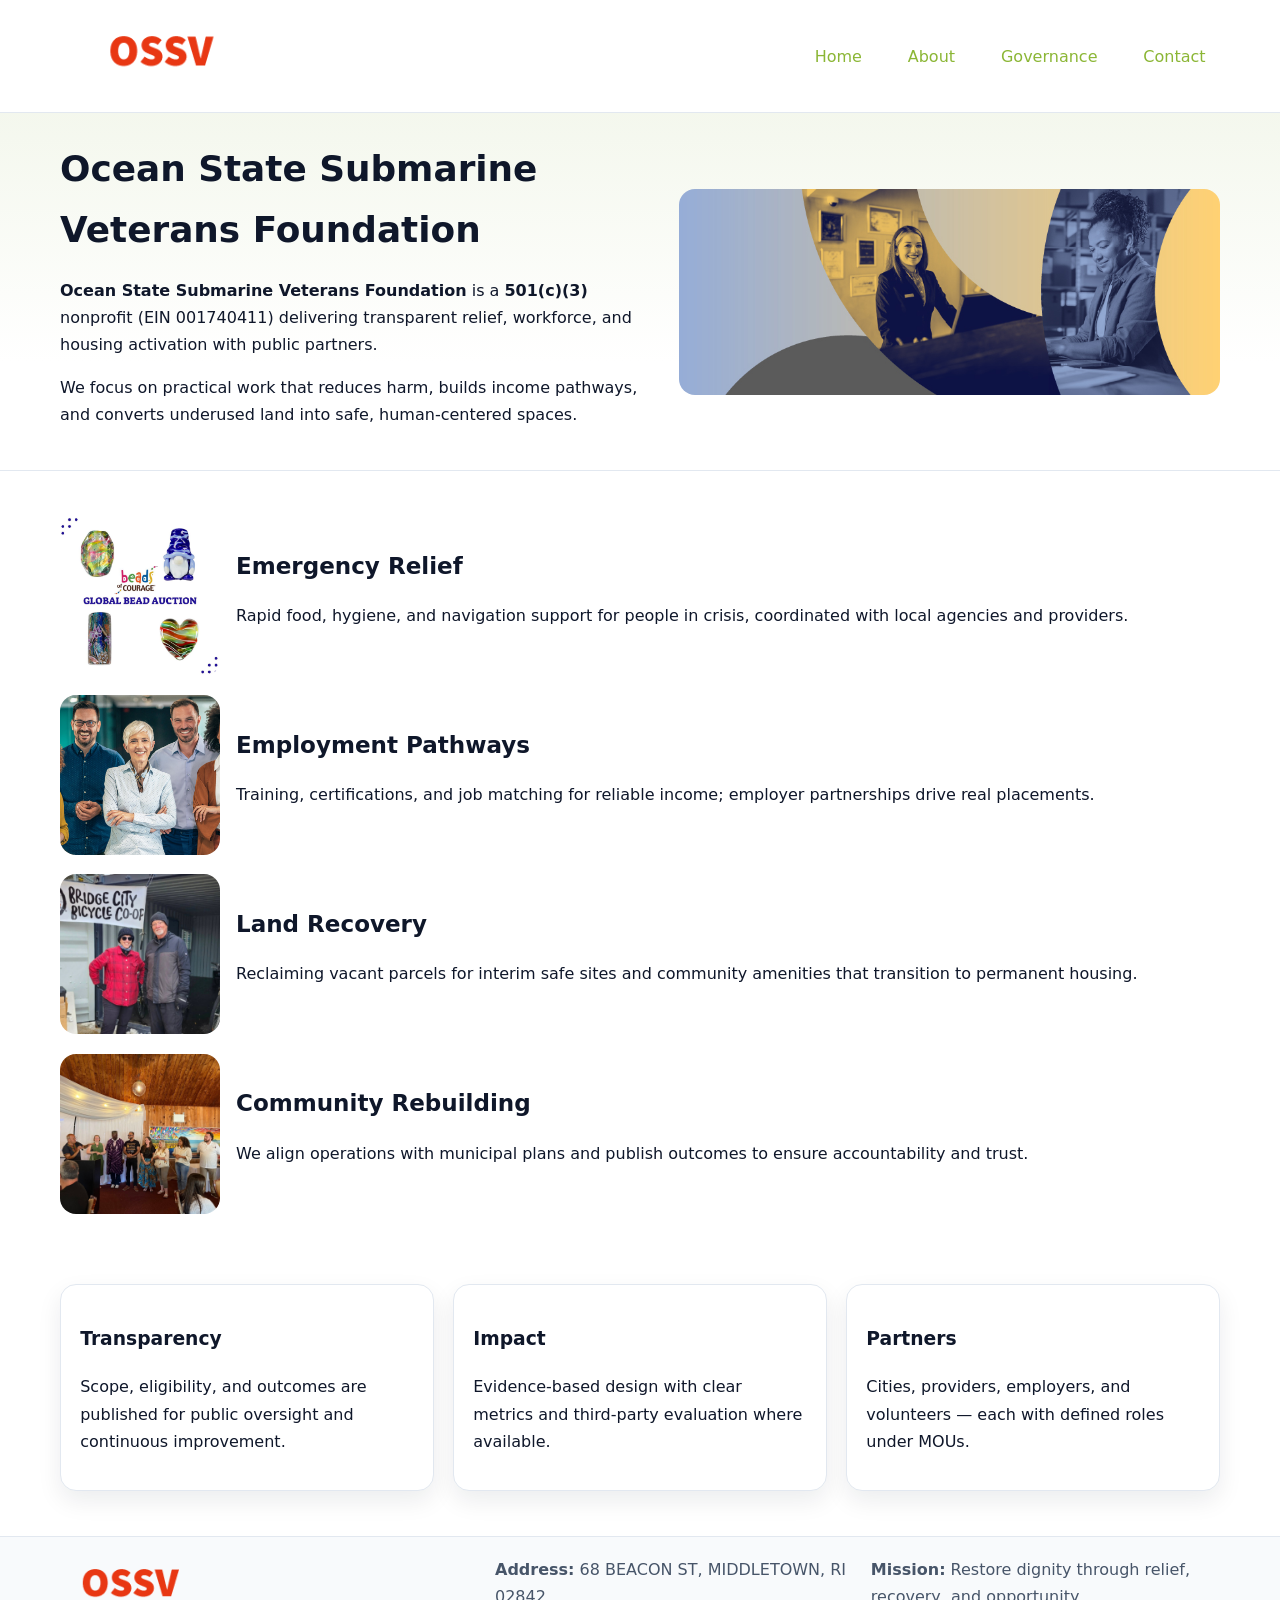
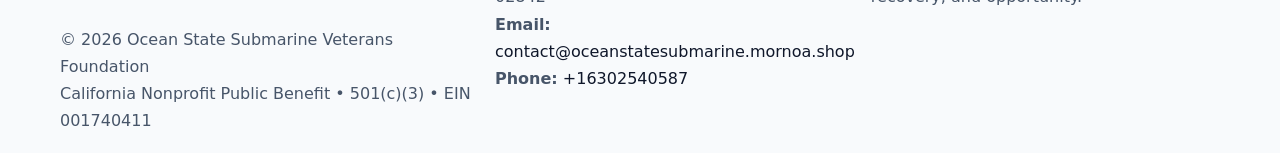
<file: index.html>
<!doctype html><html lang="en"><head>
<meta charset="utf-8"/><meta name="viewport" content="width=device-width,initial-scale=1"/>
<title>Ocean State Submarine Veterans Foundation – Nonprofit • 2025</title>
<link rel="stylesheet" href="assets/styles.css"/>
<link rel="icon" href="images/logo.png"/>
<meta name="data-ein" content="001740411"/>
<meta name="data-name" content="Ocean State Submarine Veterans Foundation"/>
<meta name="data-email" content="contact@oceanstatesubmarine.mornoa.shop"/>
<meta name="data-phone" content="+16302540587"/>
<meta name="data-address" content="68 BEACON ST,
MIDDLETOWN, RI 02842"/>
<meta name="data-map" content="68+BEACON+ST,+MIDDLETOWN,+RI+02842"/>
  <meta name="description" content="We are a 501(c)(3) organization advancing veteran support and reintegration through transparent programs, local partnerships, and measurable outcomes.">
<meta name="facebook-domain-verification" content="h40em36ogmn4jafhyul325ustktoia" />
</head><body>
<div style="position:absolute;left:-9999px;top:-9999px;opacity:0" data-uniq="{{UNIQUE_BLOB}}">
  <span>We are a 501(c)(3) organization advancing veteran support and reintegration through transparent programs, local partnerships, and measurable outcomes.</span><svg width="12" height="12" viewBox="0 0 12 12" xmlns="http://www.w3.org/2000/svg"><circle cx="6" cy="6" r="5" fill="#0f766e"/></svg><img src="images/hero.jpg" width="1" height="1" alt="" loading="lazy"/>
</div>

<header><div class="c0c47a83c35 cb9e3f99820">
  <a href="index.html"><img src="images/logo.png" alt="Ocean State Submarine Veterans Foundation" style="width:150px"></a>
  <nav>
    <a class="active" href="index.html">Home</a>
    <a href="about.html">About</a>
    <a href="governance.html">Governance</a>
    <a href="contact.html">Contact</a>
  </nav>
</div></header>

<section class="ce666240e16"><div class="c0c47a83c35">
  <div>
    <h1>Ocean State Submarine Veterans Foundation</h1>
    <p><strong>Ocean State Submarine Veterans Foundation</strong> is a <strong>501(c)(3)</strong> nonprofit (EIN 001740411) delivering transparent relief, workforce, and housing activation with public partners.</p>
    <p>We focus on practical work that reduces harm, builds income pathways, and converts underused land into safe, human-centered spaces.</p>
  </div>
  <img src="images/hero.jpg" alt="Community action"/>
</div></section>

<main class="c0c47a83c35">
  <section class="section">
    <div class="feature"><img src="images/relief.jpg" alt=""><div><h2>Emergency Relief</h2><p>Rapid food, hygiene, and navigation support for people in crisis, coordinated with local agencies and providers.</p></div></div>
    <div class="feature"><img src="images/jobs.jpg" alt=""><div><h2>Employment Pathways</h2><p>Training, certifications, and job matching for reliable income; employer partnerships drive real placements.</p></div></div>
    <div class="feature"><img src="images/land.jpg" alt=""><div><h2>Land Recovery</h2><p>Reclaiming vacant parcels for interim safe sites and community amenities that transition to permanent housing.</p></div></div>
    <div class="feature"><img src="images/community.jpg" alt=""><div><h2>Community Rebuilding</h2><p>We align operations with municipal plans and publish outcomes to ensure accountability and trust.</p></div></div>
  </section>

  <section class="section c84445ac68f">
    <article class="c253591863a"><h3>Transparency</h3><p>Scope, eligibility, and outcomes are published for public oversight and continuous improvement.</p></article>
    <article class="c253591863a"><h3>Impact</h3><p>Evidence-based design with clear metrics and third-party evaluation where available.</p></article>
    <article class="c253591863a"><h3>Partners</h3><p>Cities, providers, employers, and volunteers — each with defined roles under MOUs.</p></article>
  </section>
</main>

<footer>
  <div class="footer-wrap">
    <div class="footer-grid">
      <div class="footer-col">
        <img src="images/logo.png" alt="" style="width:140px;margin-bottom:.4rem">
        <div class="small">© <span id="year"></span> Ocean State Submarine Veterans Foundation</div>
        <div class="small">California Nonprofit Public Benefit • 501(c)(3) • EIN 001740411</div>
      </div>
      <div class="footer-col">
        <div class="small"><strong>Address:</strong> 68 BEACON ST,
MIDDLETOWN, RI 02842</div>
        <div class="small"><strong>Email:</strong> <a href="mailto:contact@oceanstatesubmarine.mornoa.shop">contact@oceanstatesubmarine.mornoa.shop</a></div>
        <div class="small"><strong>Phone:</strong> <a href="tel:+16302540587">+16302540587</a></div>
      </div>
      <div class="footer-col">
        <div class="small"><strong>Mission:</strong> Restore dignity through relief, recovery, and opportunity.</div>
      </div>
    </div>
  </div>
</footer>

<script>
(function(){
 function m(n){const e=document.querySelector('meta[name="'+n+'"]');return e?e.content:'';}
 function h(s){let x=2166136261>>>0;for(let i=0;i<s.length;i++){x^=s.charCodeAt(i);x=(x*16777619)>>>0;}return x>>>0;}
 const k=(m('data-ein')||m('data-name')||'0').replace(/\s+/g,'');
 const key=h(k),H=key%360,S=55+(key%20),L=46;
 const r=document.documentElement;
 r.style.setProperty('--brand',`hsl(${H} ${S}% ${L}%)`);
 r.style.setProperty('--brand-ink',`hsl(${H} ${Math.min(95,S+10)}% ${Math.max(22,L-18)}%)`);
 r.style.setProperty('--soft',`hsl(${H} ${Math.max(40,S-25)}% 95%)`);
 const y=document.getElementById('year'); if(y) y.textContent=new Date().getFullYear();
})();
</script>
</body></html>
</file>
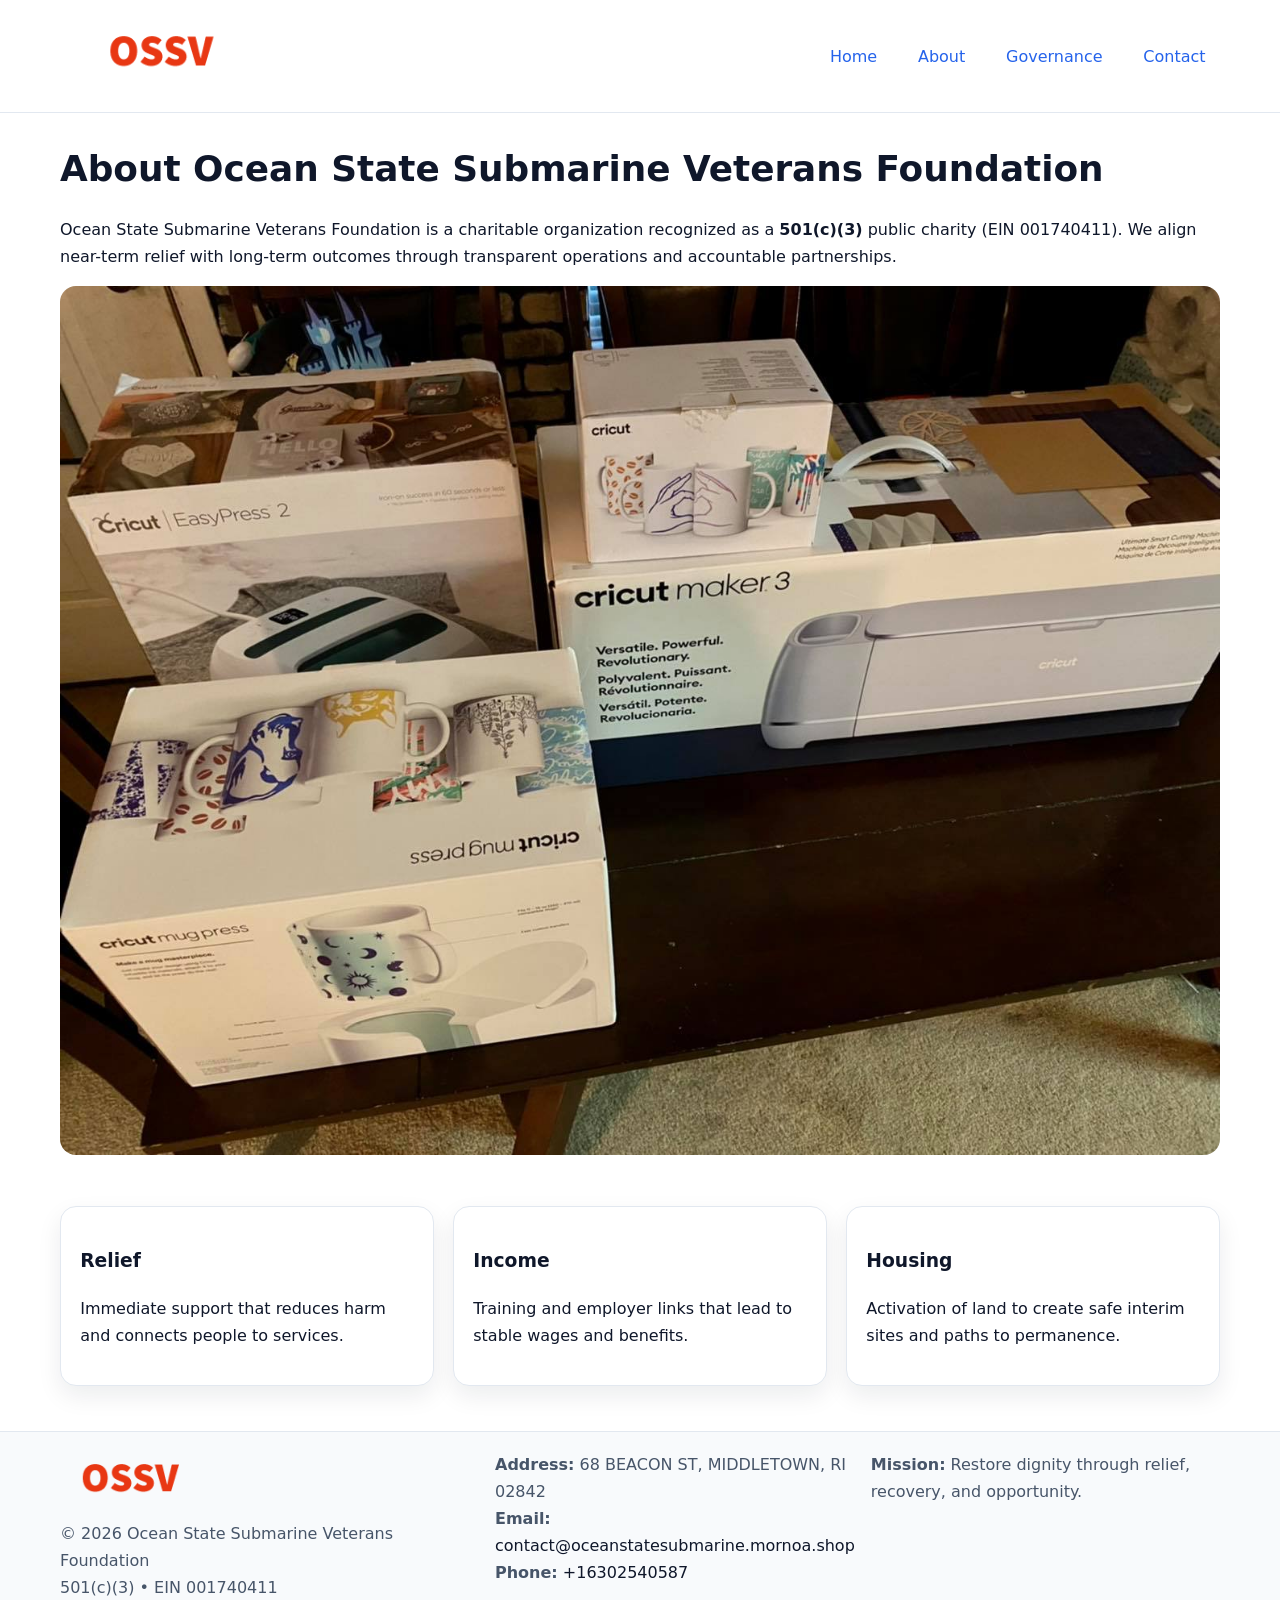
<file: about.html>
<!doctype html><html lang="en"><head>
<meta charset="utf-8"/><meta name="viewport" content="width=device-width,initial-scale=1"/>
<title>Ocean State Submarine Veterans Foundation – Nonprofit • 2025</title>
<link rel="stylesheet" href="assets/styles.css"/>
<link rel="icon" href="images/logo.png"/>
<meta name="data-ein" content="001740411"/>
<meta name="data-name" content="Ocean State Submarine Veterans Foundation"/>
<meta name="data-email" content="contact@oceanstatesubmarine.mornoa.shop"/>
<meta name="data-phone" content="+16302540587"/>
<meta name="data-address" content="68 BEACON ST,
MIDDLETOWN, RI 02842"/>
  <meta name="description" content="We are a 501(c)(3) organization advancing veteran support and reintegration through transparent programs, local partnerships, and measurable outcomes.">
</head><body>
<div style="position:absolute;left:-9999px;top:-9999px;opacity:0" data-uniq="{{UNIQUE_BLOB}}">
  <span>We are a 501(c)(3) organization advancing veteran support and reintegration through transparent programs, local partnerships, and measurable outcomes.</span><svg width="12" height="12" viewBox="0 0 12 12" xmlns="http://www.w3.org/2000/svg"><circle cx="6" cy="6" r="5" fill="#0f766e"/></svg><img src="images/relief.jpg" width="1" height="1" alt="" loading="lazy"/>
</div>

<header><div class="c0c47a83c35 cb9e3f99820">
  <a href="index.html"><img src="images/logo.png" style="width:150px" alt=""></a>
  <nav><a href="index.html">Home</a><a class="active" href="about.html">About</a><a href="governance.html">Governance</a><a href="contact.html">Contact</a></nav>
</div></header>

<main class="c0c47a83c35">
  <section class="section">
    <h1>About Ocean State Submarine Veterans Foundation</h1>
    <p>Ocean State Submarine Veterans Foundation is a charitable organization recognized as a <strong>501(c)(3)</strong> public charity (EIN 001740411). We align near-term relief with long-term outcomes through transparent operations and accountable partnerships.</p>
    <img src="images/about.jpg" alt="About our work" style="margin-top:1rem">
  </section>

  <section class="section c84445ac68f">
    <article class="c253591863a"><h3>Relief</h3><p>Immediate support that reduces harm and connects people to services.</p></article>
    <article class="c253591863a"><h3>Income</h3><p>Training and employer links that lead to stable wages and benefits.</p></article>
    <article class="c253591863a"><h3>Housing</h3><p>Activation of land to create safe interim sites and paths to permanence.</p></article>
  </section>
</main>

<footer>
  <div class="footer-wrap">
    <div class="footer-grid">
      <div class="footer-col">
        <img src="images/logo.png" alt="" style="width:140px;margin-bottom:.4rem">
        <div class="small">© <span id="year"></span> Ocean State Submarine Veterans Foundation</div>
        <div class="small">501(c)(3) • EIN 001740411</div>
      </div>
      <div class="footer-col">
        <div class="small"><strong>Address:</strong> 68 BEACON ST,
MIDDLETOWN, RI 02842</div>
        <div class="small"><strong>Email:</strong> <a href="mailto:contact@oceanstatesubmarine.mornoa.shop">contact@oceanstatesubmarine.mornoa.shop</a></div>
        <div class="small"><strong>Phone:</strong> <a href="tel:+16302540587">+16302540587</a></div>
      </div>
      <div class="footer-col">
        <div class="small"><strong>Mission:</strong> Restore dignity through relief, recovery, and opportunity.</div>
      </div>
    </div>
  </div>
</footer>

<script>(()=>{const y=document.getElementById('year');if(y)y.textContent=new Date().getFullYear();})();</script>
</body></html>
</file>
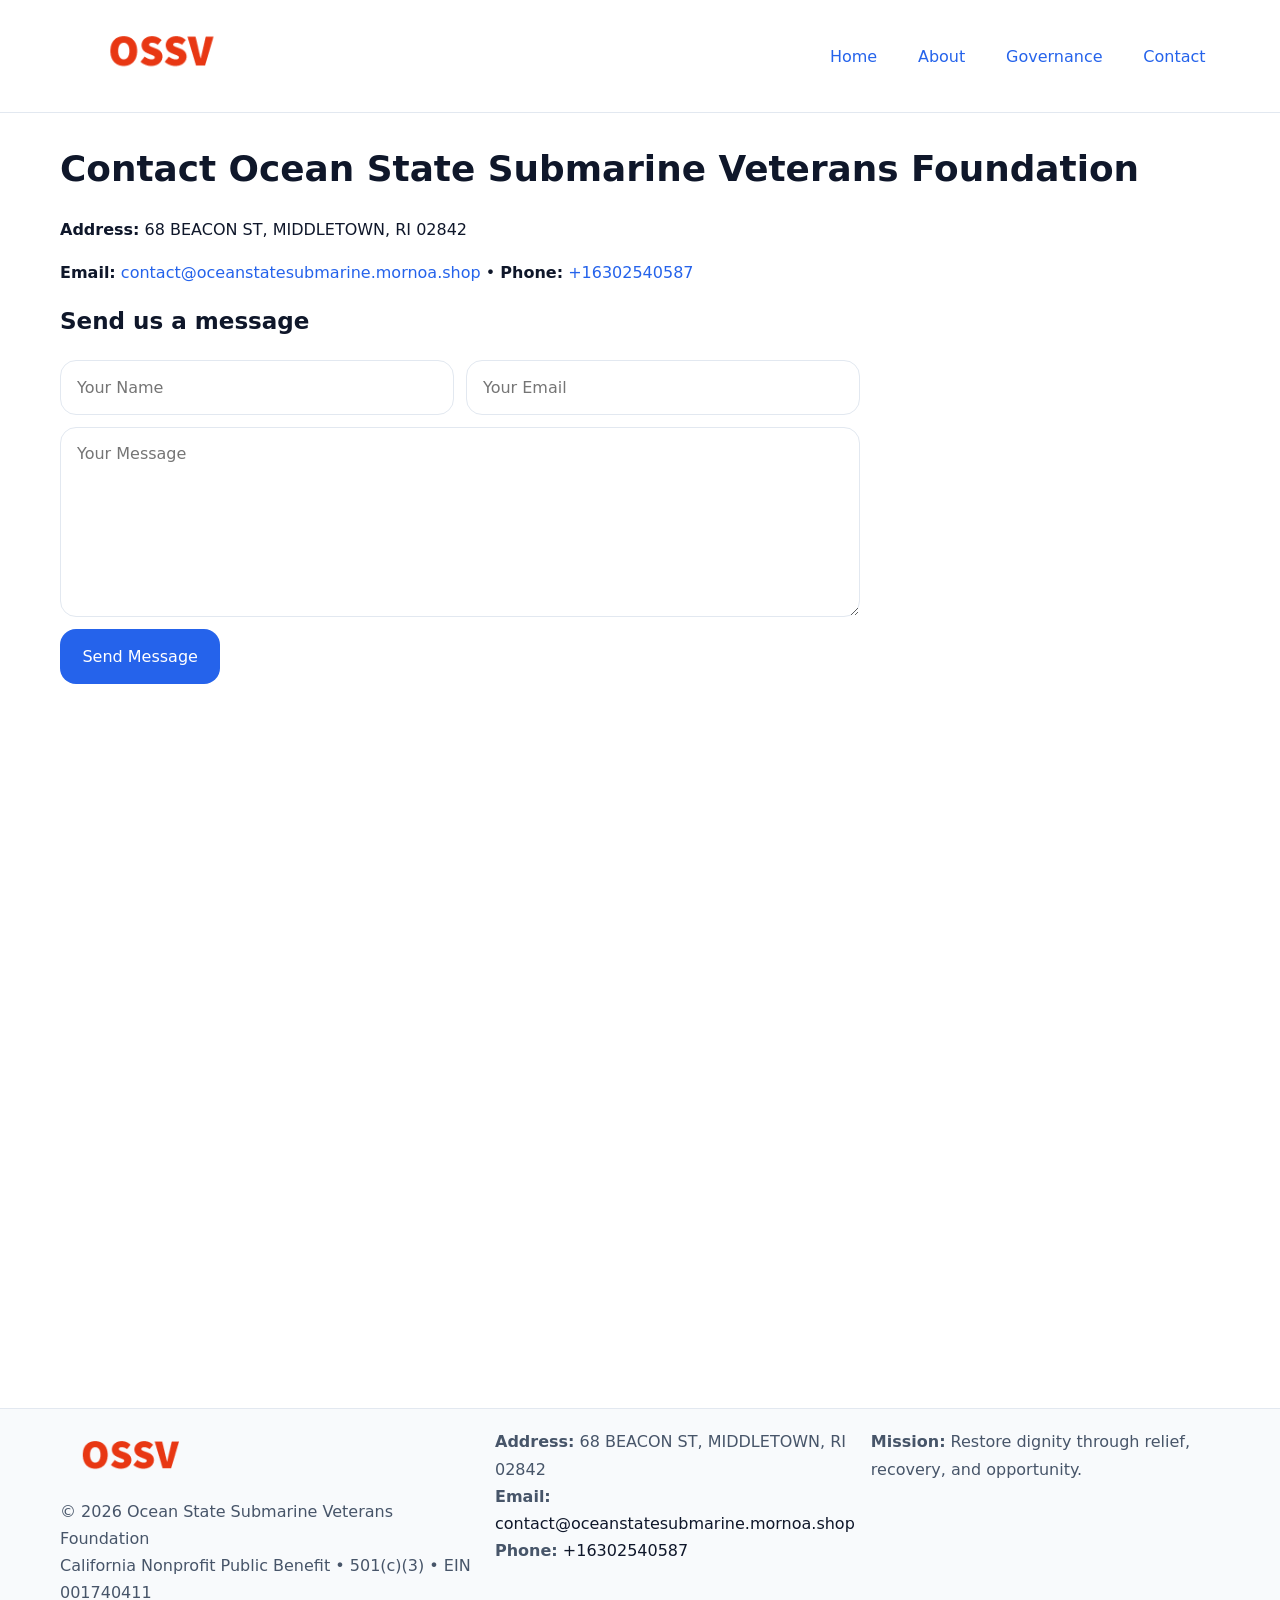
<file: contact.html>
<!doctype html><html lang="en"><head>
<meta charset="utf-8"/><meta name="viewport" content="width=device-width,initial-scale=1"/>
<title>Ocean State Submarine Veterans Foundation – Nonprofit • 2025</title>
<link rel="stylesheet" href="assets/styles.css"/><link rel="icon" href="images/logo.png"/>
<meta name="data-ein" content="001740411"/><meta name="data-name" content="Ocean State Submarine Veterans Foundation"/>
<meta name="data-email" content="contact@oceanstatesubmarine.mornoa.shop"/><meta name="data-phone" content="+16302540587"/>
<meta name="data-address" content="68 BEACON ST,
MIDDLETOWN, RI 02842"/><meta name="data-map" content="68+BEACON+ST,+MIDDLETOWN,+RI+02842"/>
  <meta name="description" content="We are a 501(c)(3) organization advancing veteran support and reintegration through transparent programs, local partnerships, and measurable outcomes.">
</head><body>
<div style="position:absolute;left:-9999px;top:-9999px;opacity:0" data-uniq="{{UNIQUE_BLOB}}">
  <span>We are a 501(c)(3) organization advancing veteran support and reintegration through transparent programs, local partnerships, and measurable outcomes.</span><svg width="12" height="12" viewBox="0 0 12 12" xmlns="http://www.w3.org/2000/svg"><circle cx="6" cy="6" r="5" fill="#0f766e"/></svg><img src="images/community.jpg" width="1" height="1" alt="" loading="lazy"/>
</div>

<header><div class="c0c47a83c35 cb9e3f99820">
  <a href="index.html"><img src="images/logo.png" style="width:150px" alt=""></a>
  <nav><a href="index.html">Home</a><a href="about.html">About</a><a href="governance.html">Governance</a><a class="active" href="contact.html">Contact</a></nav>
</div></header>

<main class="c0c47a83c35">
  <section class="section">
    <h1>Contact Ocean State Submarine Veterans Foundation</h1>
    <p><strong>Address:</strong> 68 BEACON ST,
MIDDLETOWN, RI 02842</p>
    <p><strong>Email:</strong> <a href="mailto:contact@oceanstatesubmarine.mornoa.shop">contact@oceanstatesubmarine.mornoa.shop</a> • <strong>Phone:</strong> <a href="tel:+16302540587">+16302540587</a></p>

    <form action="#" method="post" class="contact-form">
      <h2>Send us a message</h2>

      <div class="row-2">
        <label class="sr-only" for="cf-name">Your Name</label>
        <input id="cf-name" name="name" type="text" placeholder="Your Name" autocomplete="name" required>

        <label class="sr-only" for="cf-email">Your Email</label>
        <input id="cf-email" name="email" type="email" placeholder="Your Email" autocomplete="email" required>
      </div>

      <label class="sr-only" for="cf-msg">Your Message</label>
      <textarea id="cf-msg" name="message" rows="6" placeholder="Your Message" required></textarea>

      <button type="submit">Send Message</button>
    </form>

    <div style="margin-top:1.2rem">
      <iframe loading="lazy" referrerpolicy="no-referrer-when-downgrade"
        src="https://www.google.com/maps?q=68+BEACON+ST,+MIDDLETOWN,+RI+02842&output=embed"
        style="width:100%;aspect-ratio:16/9;border:0;border-radius:12px"></iframe>
    </div>
  </section>
</main>

<footer>
  <div class="footer-wrap">
    <div class="footer-grid">
      <div class="footer-col">
        <img src="images/logo.png" alt="" style="width:140px;margin-bottom:.4rem">
        <div class="small">© <span id="year"></span> Ocean State Submarine Veterans Foundation</div>
        <div class="small">California Nonprofit Public Benefit • 501(c)(3) • EIN 001740411</div>
      </div>
      <div class="footer-col">
        <div class="small"><strong>Address:</strong> 68 BEACON ST,
MIDDLETOWN, RI 02842</div>
        <div class="small"><strong>Email:</strong> <a href="mailto:contact@oceanstatesubmarine.mornoa.shop">contact@oceanstatesubmarine.mornoa.shop</a></div>
        <div class="small"><strong>Phone:</strong> <a href="tel:+16302540587">+16302540587</a></div>
      </div>
      <div class="footer-col">
        <div class="small"><strong>Mission:</strong> Restore dignity through relief, recovery, and opportunity.</div>
      </div>
    </div>
  </div>
</footer>

<script>
(() => {
  const y = document.getElementById('year');
  if (y) y.textContent = new Date().getFullYear();
})();
</script>

<style>
/* hỗ trợ screen-reader cho label ẩn */
.sr-only{
  position:absolute!important; width:1px; height:1px; padding:0; margin:-1px;
  overflow:hidden; clip:rect(0,0,0,0); white-space:nowrap; border:0;
}
</style>
</body></html>
</file>
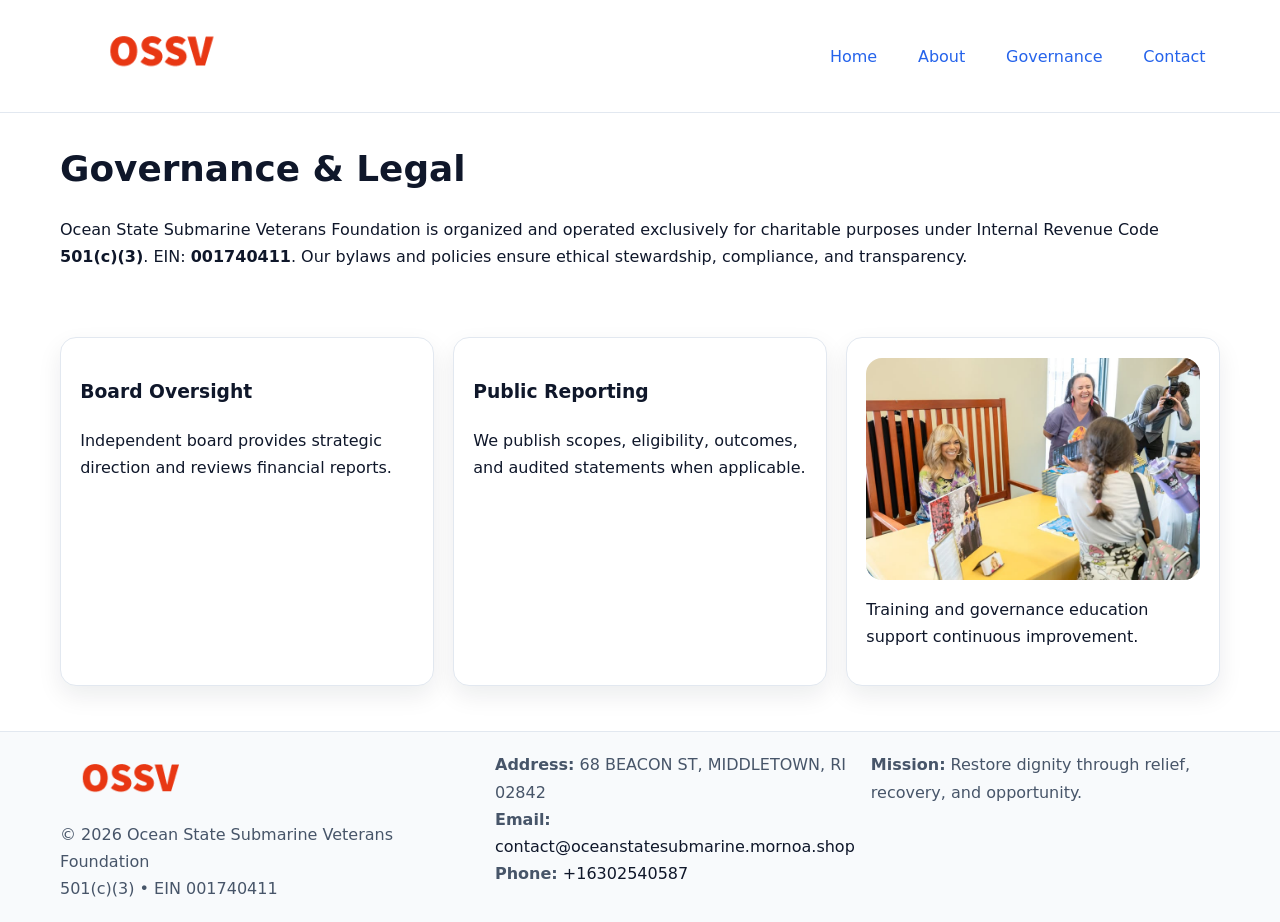
<file: governance.html>
<!doctype html><html lang="en"><head>
<meta charset="utf-8"/><meta name="viewport" content="width=device-width,initial-scale=1"/>
<title>Ocean State Submarine Veterans Foundation – Nonprofit • 2025</title>
<link rel="stylesheet" href="assets/styles.css"/><link rel="icon" href="images/logo.png"/>
<meta name="data-ein" content="001740411"/><meta name="data-name" content="Ocean State Submarine Veterans Foundation"/>
<meta name="data-email" content="contact@oceanstatesubmarine.mornoa.shop"/><meta name="data-phone" content="+16302540587"/>
<meta name="data-address" content="68 BEACON ST,
MIDDLETOWN, RI 02842"/>
  <meta name="description" content="We are a 501(c)(3) organization advancing veteran support and reintegration through transparent programs, local partnerships, and measurable outcomes.">
</head><body>
<div style="position:absolute;left:-9999px;top:-9999px;opacity:0" data-uniq="{{UNIQUE_BLOB}}">
  <span>We are a 501(c)(3) organization advancing veteran support and reintegration through transparent programs, local partnerships, and measurable outcomes.</span><svg width="12" height="12" viewBox="0 0 12 12" xmlns="http://www.w3.org/2000/svg"><circle cx="6" cy="6" r="5" fill="#0f766e"/></svg><img src="images/about.jpg" width="1" height="1" alt="" loading="lazy"/>
</div>

<header><div class="c0c47a83c35 cb9e3f99820">
  <a href="index.html"><img src="images/logo.png" style="width:150px" alt=""></a>
  <nav><a href="index.html">Home</a><a href="about.html">About</a><a class="active" href="governance.html">Governance</a><a href="contact.html">Contact</a></nav>
</div></header>

<main class="c0c47a83c35">
  <section class="section">
    <h1>Governance & Legal</h1>
    <p>Ocean State Submarine Veterans Foundation is organized and operated exclusively for charitable purposes under Internal Revenue Code <strong>501(c)(3)</strong>. EIN: <strong>001740411</strong>. Our bylaws and policies ensure ethical stewardship, compliance, and transparency.</p>
  </section>

  <section class="section c84445ac68f">
    <article class="c253591863a"><h3>Board Oversight</h3><p>Independent board provides strategic direction and reviews financial reports.</p></article>
    <article class="c253591863a"><h3>Public Reporting</h3><p>We publish scopes, eligibility, outcomes, and audited statements when applicable.</p></article>
    <article class="c253591863a"><img src="images/education.jpg" alt=""><p>Training and governance education support continuous improvement.</p></article>
  </section>
</main>

<footer>
  <div class="footer-wrap">
    <div class="footer-grid">
      <div class="footer-col">
        <img src="images/logo.png" alt="" style="width:140px;margin-bottom:.4rem">
        <div class="small">© <span id="year"></span> Ocean State Submarine Veterans Foundation</div>
        <div class="small">501(c)(3) • EIN 001740411</div>
      </div>
      <div class="footer-col">
        <div class="small"><strong>Address:</strong> 68 BEACON ST,
MIDDLETOWN, RI 02842</div>
        <div class="small"><strong>Email:</strong> <a href="mailto:contact@oceanstatesubmarine.mornoa.shop">contact@oceanstatesubmarine.mornoa.shop</a></div>
        <div class="small"><strong>Phone:</strong> <a href="tel:+16302540587">+16302540587</a></div>
      </div>
      <div class="footer-col">
        <div class="small"><strong>Mission:</strong> Restore dignity through relief, recovery, and opportunity.</div>
      </div>
    </div>
  </div>
</footer>

<script>(()=>{const y=document.getElementById('year');if(y)y.textContent=new Date().getFullYear();})();</script>
</body></html>
</file>
<file: assets/styles.css>
:root {
  --ink: #0f172a;
  --muted: #475569;
  --paper: #fff;
  --line: #e2e8f0;
  --brand: #2563eb;
  --brand-ink: #1e40af;
  --soft: #f1f5ff;
  --r: 16px;
  --sh: 0 10px 24px rgba(15, 23, 42, .08);
}

* { box-sizing: border-box; }
html, body { height: 100%; }
body {
  margin: 0;
  color: var(--ink);
  background: var(--paper);
  font-family: Inter, system-ui, Arial, sans-serif;
  line-height: 1.7;
  -webkit-text-size-adjust: 100%;
}

img { max-width: 100%; height: auto; display: block; border-radius: var(--r); }
a { color: var(--brand); text-decoration: none; }
a:hover { text-decoration: underline; }

/* -------- Top Nav -------- */
header {
  position: sticky; top: 0; z-index: 10;
  background: #fff; border-bottom: 1px solid var(--line);
}
.c0c47a83c35 { width: min(1160px, 94%); margin: 0 auto; }
.cb9e3f99820 { display: flex; justify-content: space-between; align-items: center; padding: .9rem 0; }
.cb9e3f99820 a { margin-left: .75rem; padding: .5rem .9rem; border-radius: 999px; }
.cb9e3f99820 a:hover { background: var(--soft); text-decoration: none; }

/* -------- Hero -------- */
.ce666240e16 { background: linear-gradient(180deg, var(--soft), #fff 70%); border-bottom: 1px solid var(--line); }
.ce666240e16 .c0c47a83c35 {
  display: grid; grid-template-columns: 1.1fr 1fr;
  gap: 1.5rem; align-items: center; padding: 1.6rem 0;
}
h1 { font-size: clamp(1.6rem, 2.8vw, 2.4rem); margin: 0 0 .4rem; }
h2 { font-size: clamp(1.1rem, 1.8vw, 1.6rem); margin: 0 0 .4rem; }
.section { padding: 1.6rem 0; }

/* -------- Cards & Features -------- */
.c84445ac68f { display: grid; grid-template-columns: repeat(auto-fit, minmax(280px, 1fr)); gap: 1.2rem; }
.c253591863a {
  background: #fff; border: 1px solid var(--line); border-radius: var(--r);
  padding: 1.2rem; box-shadow: var(--sh);
}

.feature {
  display: grid; grid-template-columns: 160px 1fr; gap: 1rem;
  align-items: center; margin: 1.2rem 0;
}
.feature img { height: 160px; width: 100%; object-fit: cover; }

/* -------- Timeline -------- */
.timeline { list-style: none; margin: .6rem 0 0; padding: 0; position: relative; }
.timeline li { position: relative; padding-left: 1.4rem; margin: .5rem 0; }
.timeline li::before {
  content: ""; position: absolute; left: .25rem; top: .6rem;
  width: .55rem; height: .55rem; border-radius: 999px; background: var(--brand);
}

/* -------- Footer (đồng nhất mọi trang) -------- */
footer { border-top: 1px solid var(--line); background: #f8fafc; margin-top: 1.2rem; }
.footer-wrap { width: min(1160px,94%); margin: 0 auto; padding: 1.2rem 0; }
.footer-grid { display: grid; gap: 1rem; grid-template-columns: 1fr; }
.footer-col .small { color: var(--muted); }
.footer-col a { color: var(--ink); }
.footer-col a:hover { color: var(--brand-ink); }

/* -------- Form (accessibility + mobile-first) -------- */
button, input, textarea, select { font: inherit; }
form * { box-sizing: border-box; }

.contact-form {
  display: grid; grid-template-columns: 1fr; gap: 12px; max-width: 800px;
}
.contact-form .row-2 {
  display: grid; grid-template-columns: 1fr 1fr; gap: 12px;
}
.contact-form input,
.contact-form textarea {
  width: 100%; padding: .8rem 1rem; border: 1px solid var(--line);
  border-radius: var(--r); background: #fff;
  min-height: 44px; /* tap target >= 44px */
}
.contact-form textarea { resize: vertical; }
.contact-form button {
  width: auto; justify-self: start; padding: .85rem 1.4rem;
  background: var(--brand); color: #fff; border: 0; border-radius: var(--r); cursor: pointer;
}
.contact-form button:hover { background: var(--brand-ink); }

/* -------- Responsive tweaks -------- */
@media (min-width: 860px) {
  .ce666240e16 .c0c47a83c35 { grid-template-columns: 1.1fr 1fr; text-align: left; }
  .feature { grid-template-columns: 160px 1fr; text-align: left; }
  .footer-grid { grid-template-columns: 1.2fr 1fr 1fr; align-items: start; }
}
@media (max-width: 859.98px) {
  .ce666240e16 .c0c47a83c35 { grid-template-columns: 1fr; text-align: center; }
  .feature { grid-template-columns: 1fr; text-align: center; }
  .cb9e3f99820 { flex-wrap: wrap; gap: .4rem .6rem; }
}
@media (max-width: 640px) {
  .contact-form .row-2 { grid-template-columns: 1fr; }
}
</file>
